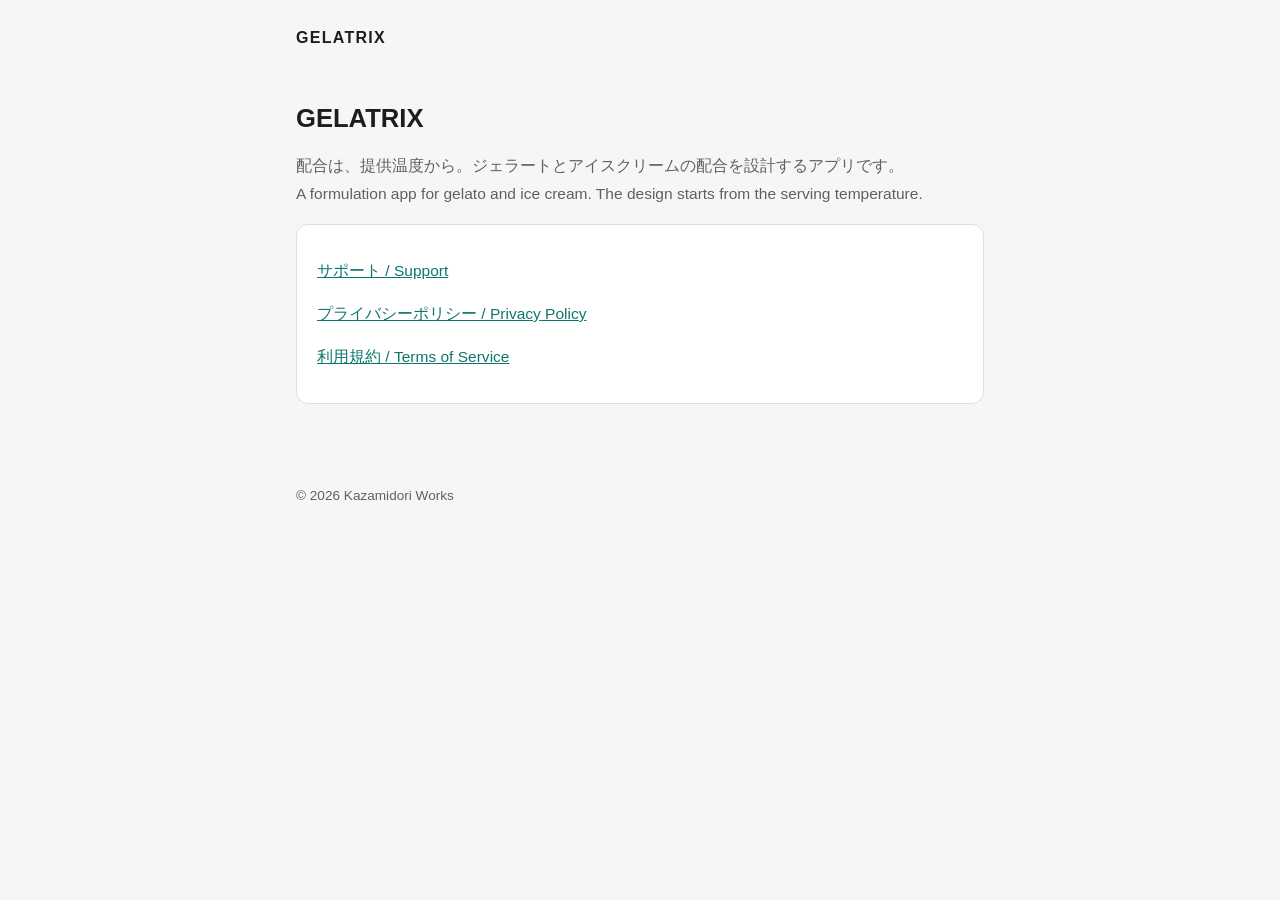
<file: index.html>
<!doctype html>
<html lang="ja">
<head>
<meta charset="utf-8">
<meta name="viewport" content="width=device-width, initial-scale=1">
<title>GELATRIX</title>
<link rel="stylesheet" href="style.css">
</head>
<body>
<header class="site"><a href="./">GELATRIX</a></header>
<main>
<h1>GELATRIX</h1>
<p class="lead">配合は、提供温度から。ジェラートとアイスクリームの配合を設計するアプリです。<br>
A formulation app for gelato and ice cream. The design starts from the serving temperature.</p>
<div class="card">
<p><a href="support/">サポート / Support</a></p>
<p><a href="privacy/">プライバシーポリシー / Privacy Policy</a></p>
<p><a href="terms/">利用規約 / Terms of Service</a></p>
</div>
</main>
<footer>© 2026 Kazamidori Works</footer>
</body>
</html>
</file>
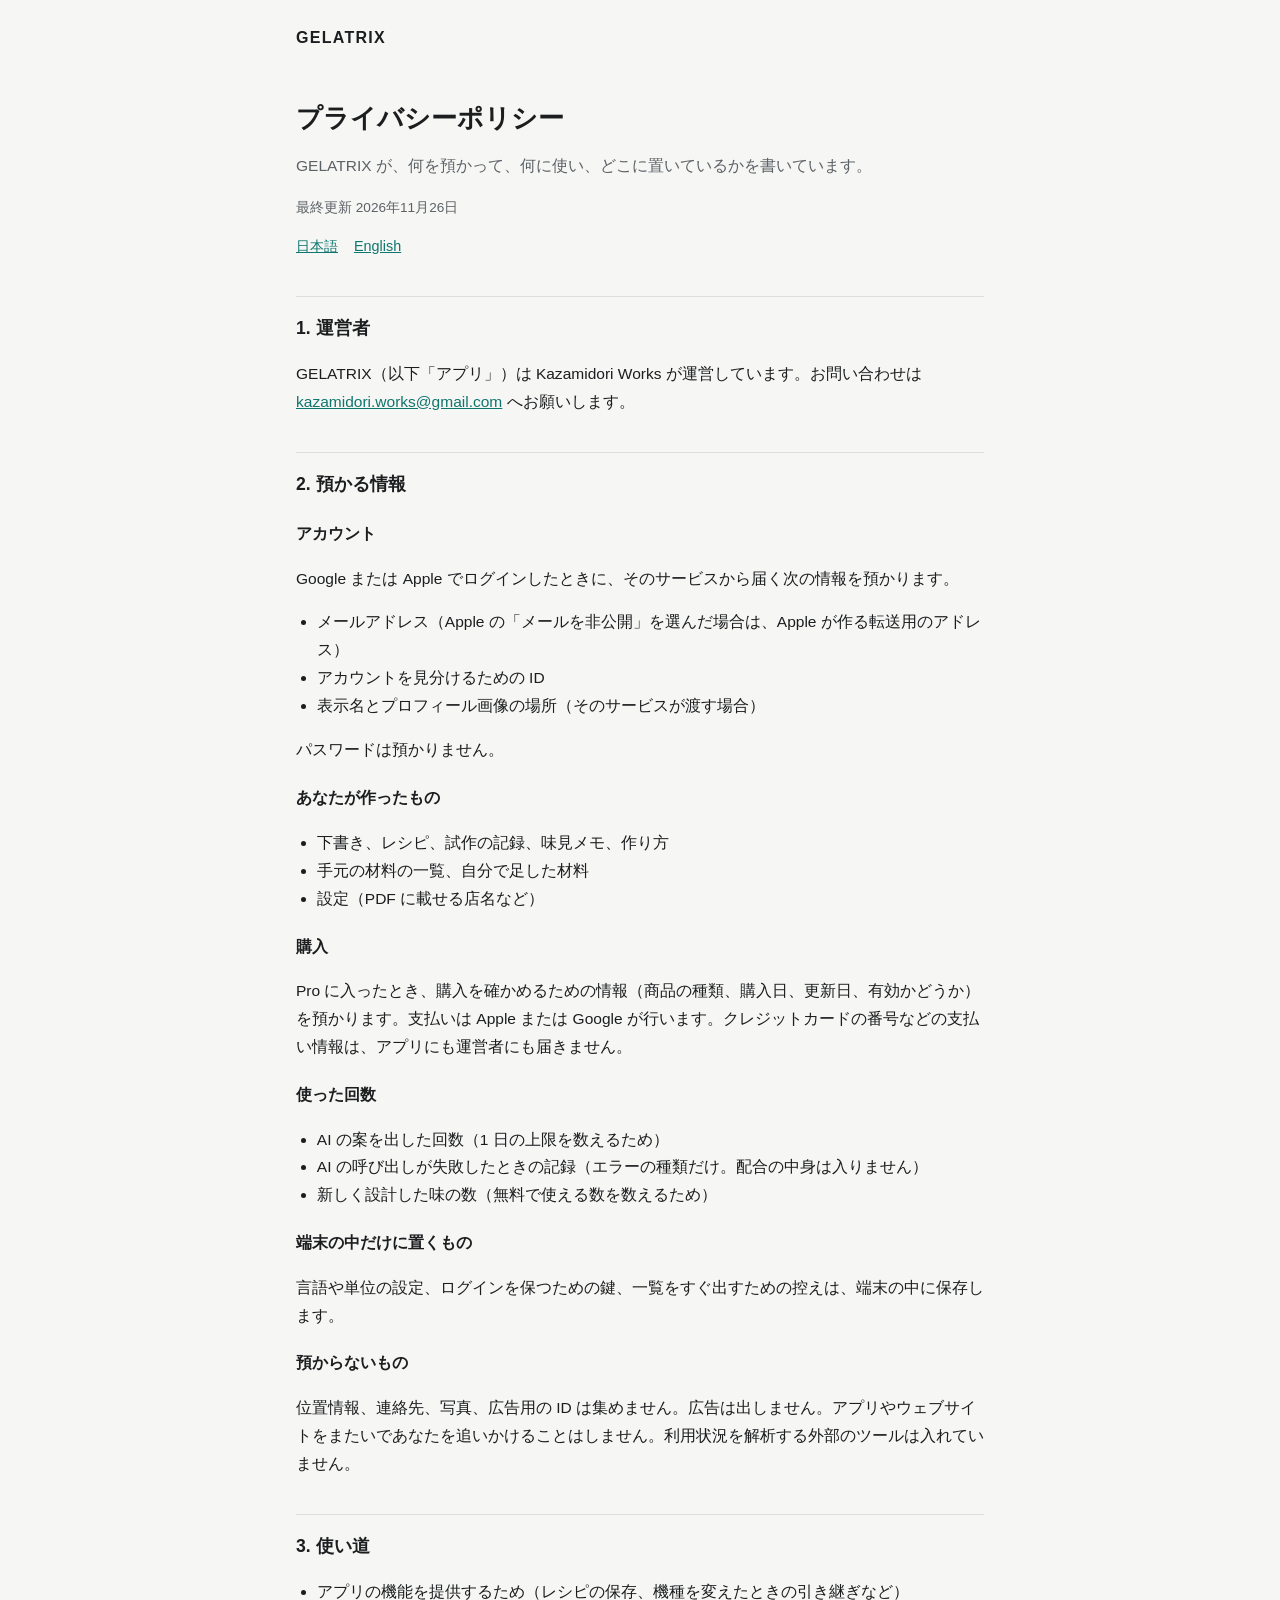
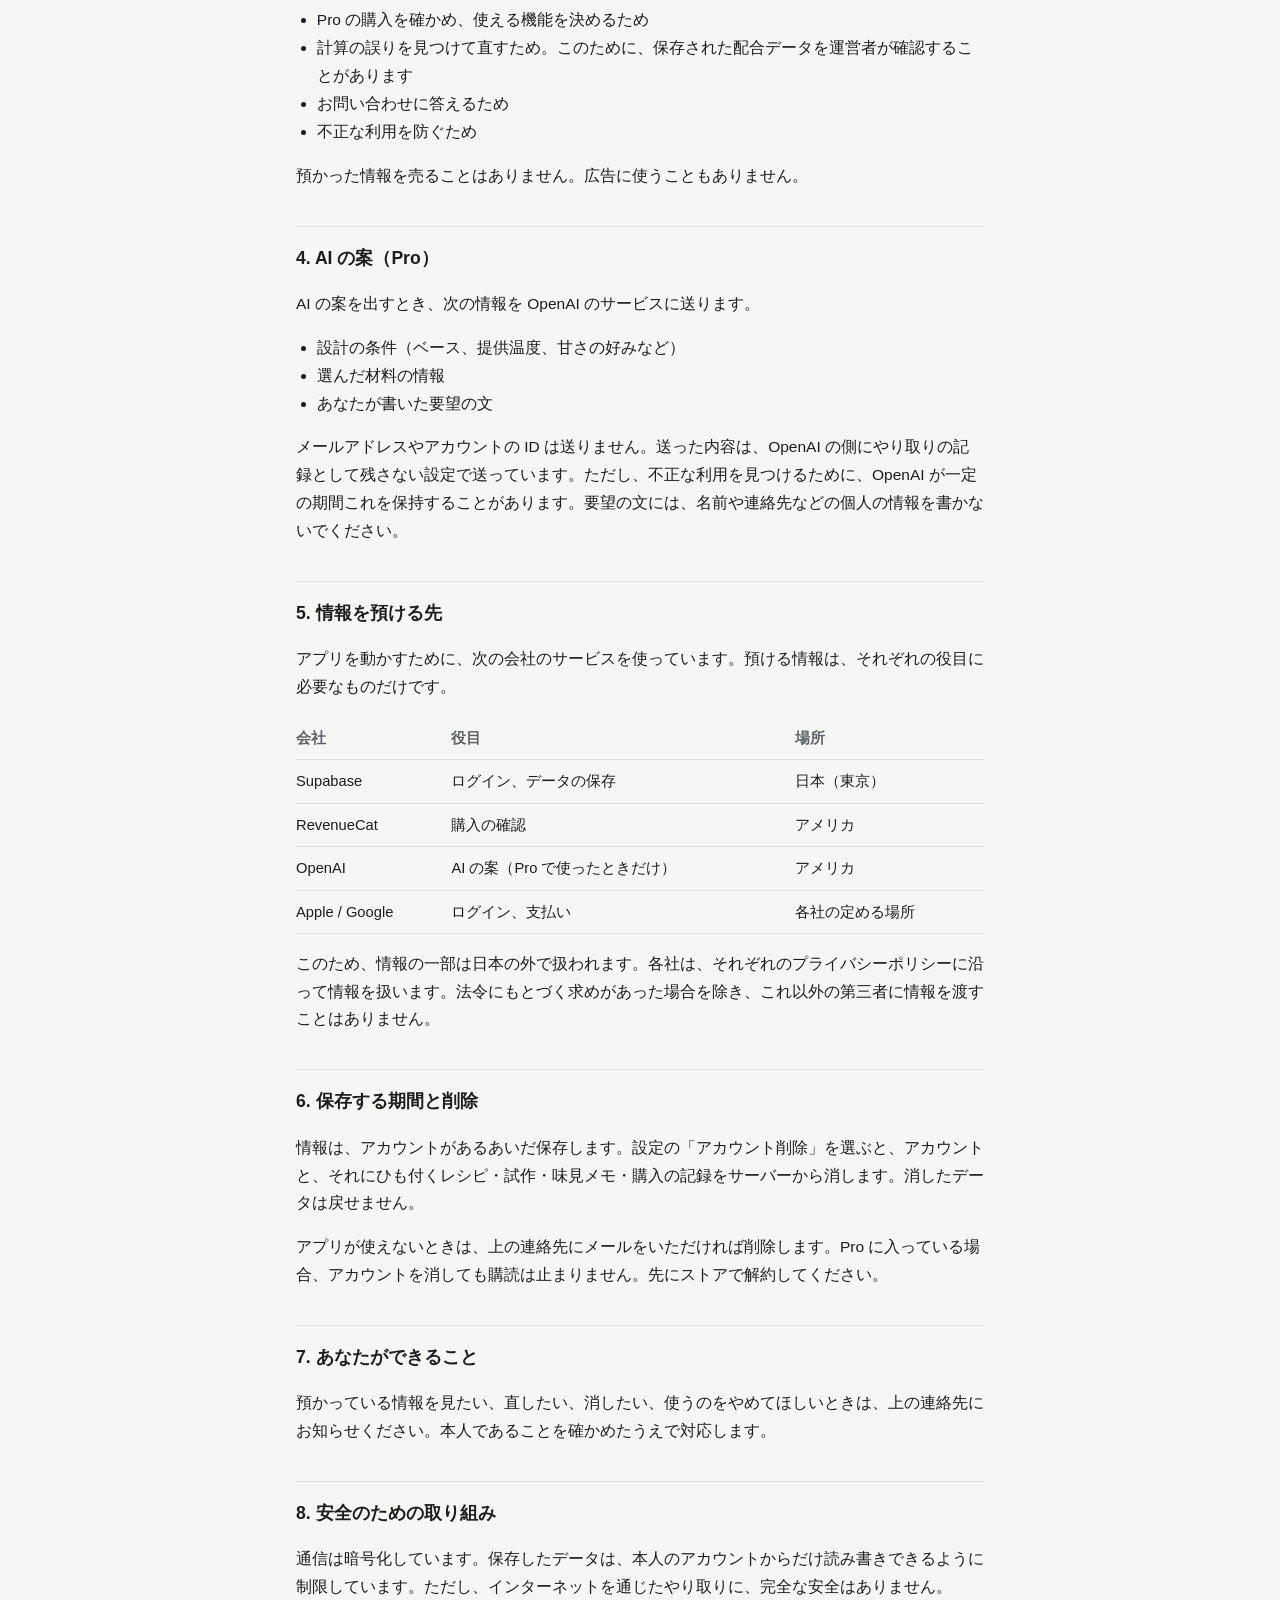
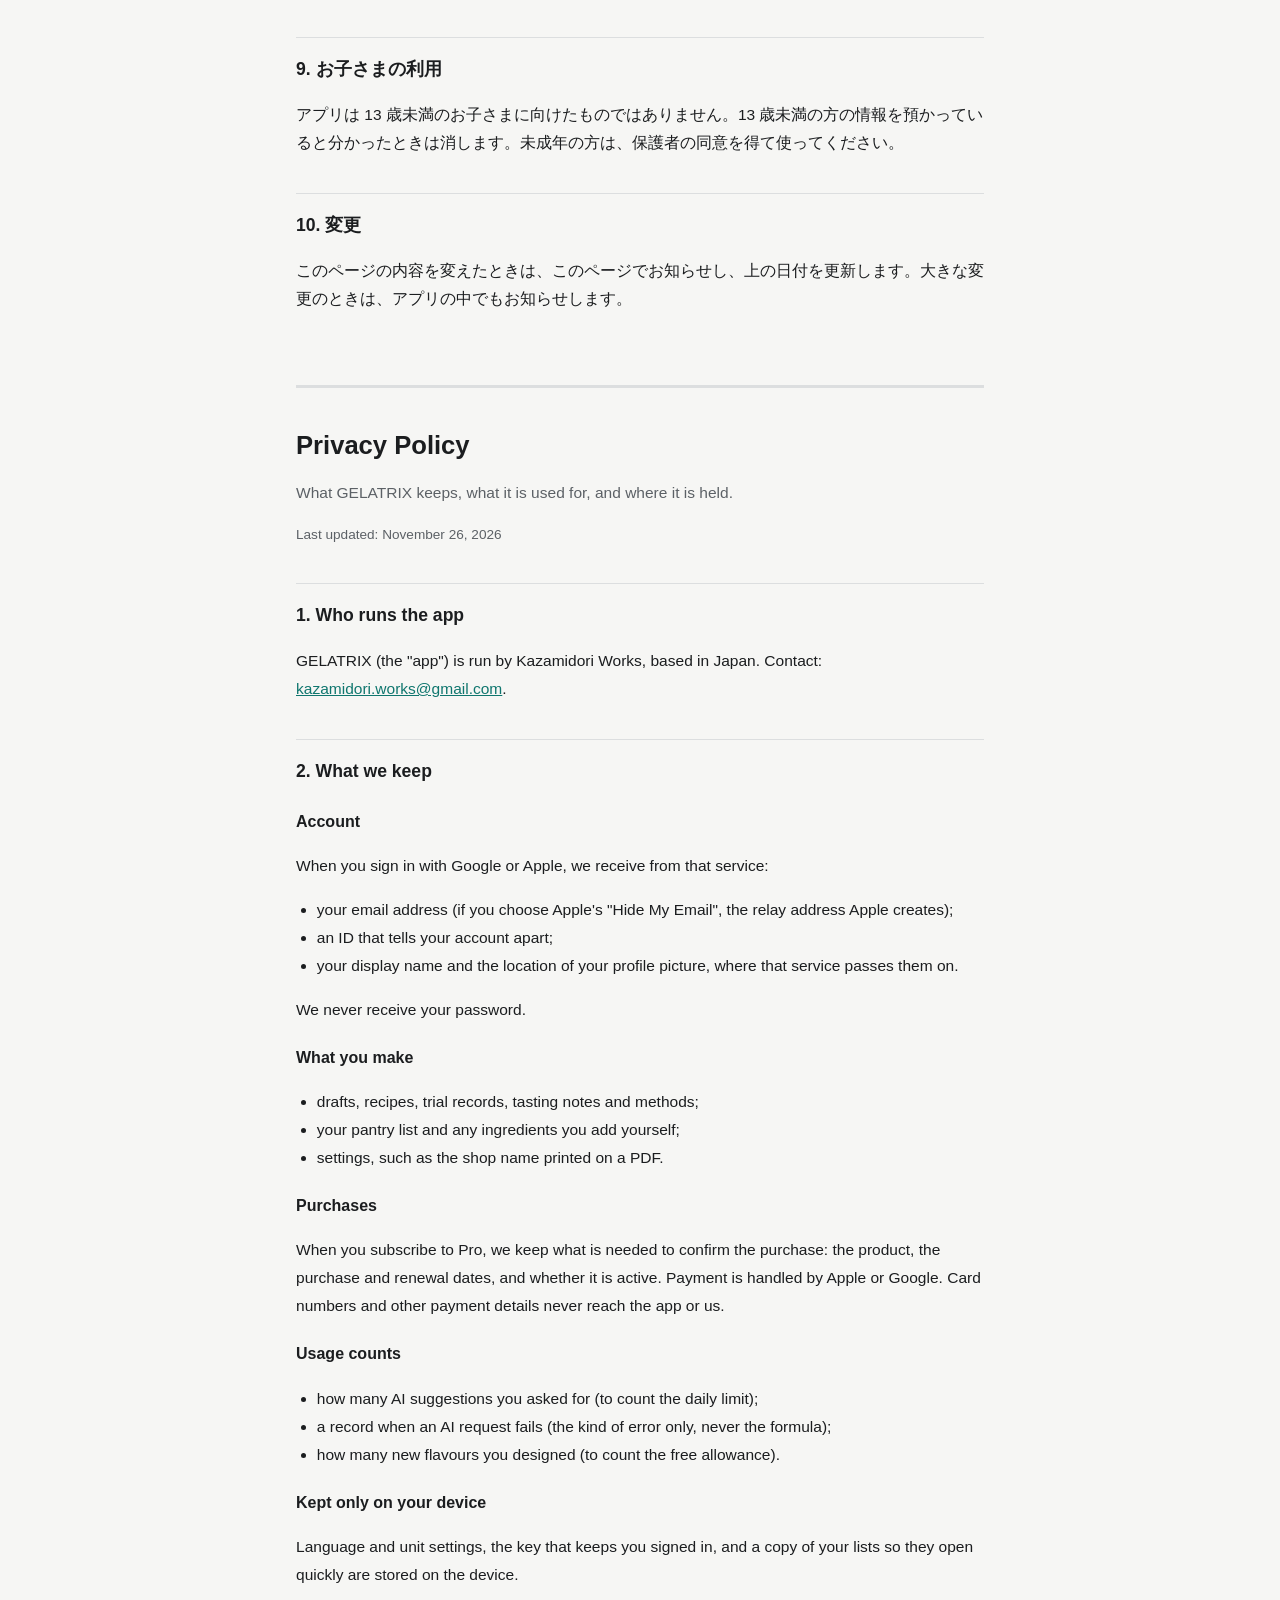
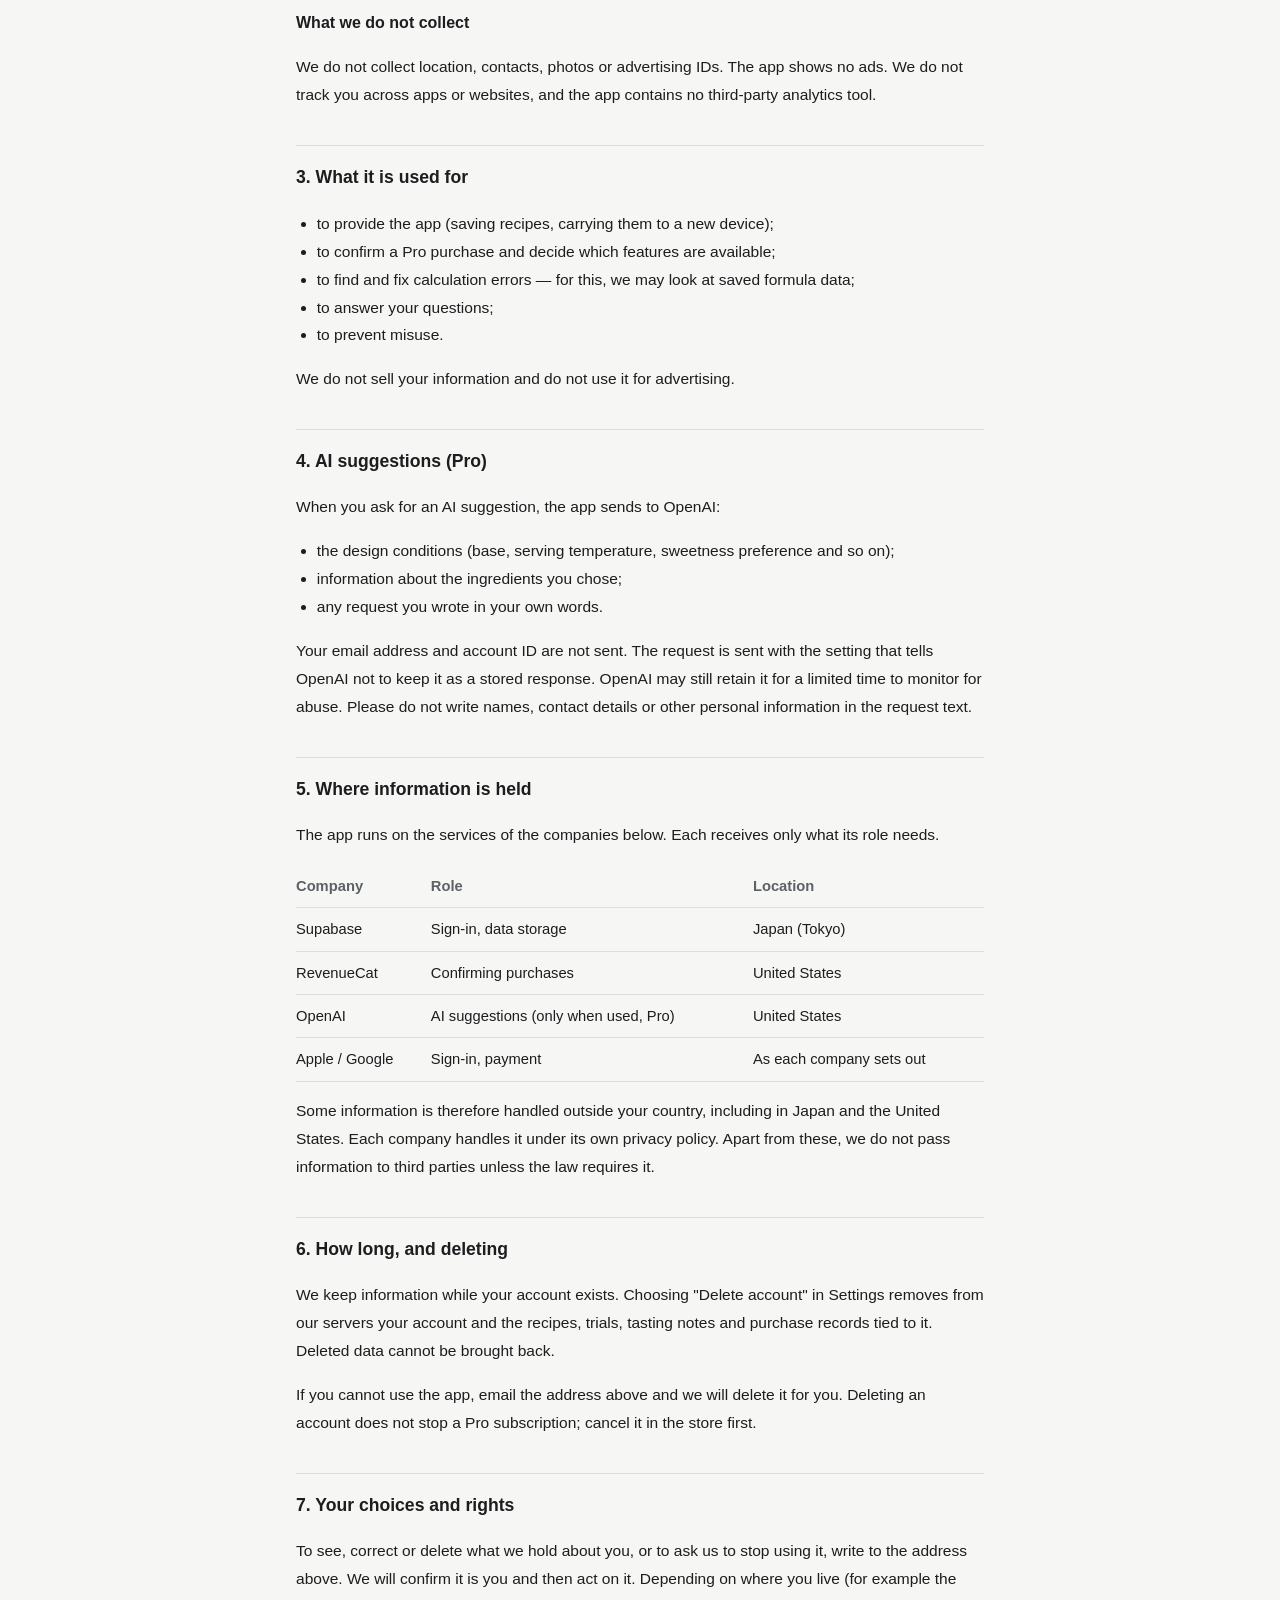
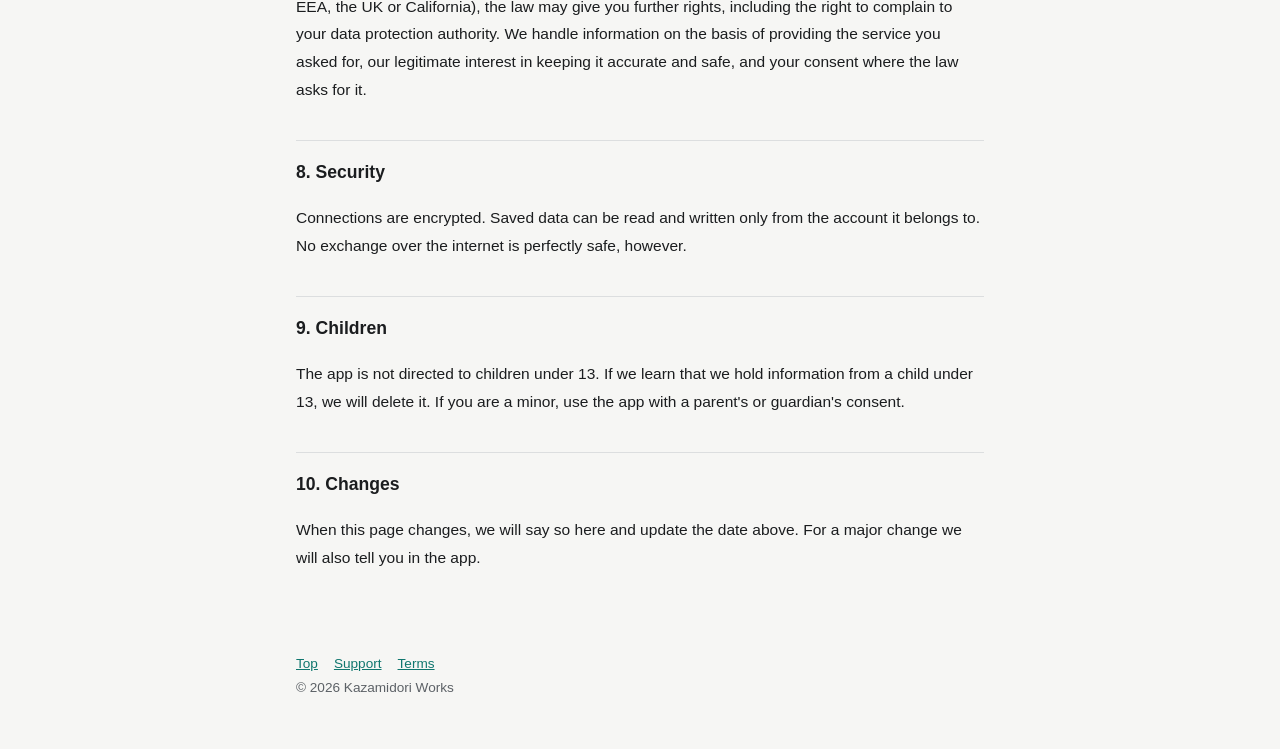
<file: privacy/index.html>
<!doctype html>
<html lang="ja">
<head>
<meta charset="utf-8">
<meta name="viewport" content="width=device-width, initial-scale=1">
<title>プライバシーポリシー / Privacy Policy | GELATRIX</title>
<link rel="stylesheet" href="../style.css">
</head>
<body>
<header class="site"><a href="../">GELATRIX</a></header>
<main>
<h1>プライバシーポリシー</h1>
<p class="lead">GELATRIX が、何を預かって、何に使い、どこに置いているかを書いています。</p>
<p class="updated">最終更新 2026年11月26日</p>
<p class="langs"><a href="#ja">日本語</a><a href="#en">English</a></p>

<section class="lang" id="ja" lang="ja">
<h2>1. 運営者</h2>
<p>GELATRIX（以下「アプリ」）は Kazamidori Works が運営しています。お問い合わせは <a href="mailto:kazamidori.works@gmail.com">kazamidori.works@gmail.com</a> へお願いします。</p>

<h2>2. 預かる情報</h2>
<h3>アカウント</h3>
<p>Google または Apple でログインしたときに、そのサービスから届く次の情報を預かります。</p>
<ul>
<li>メールアドレス（Apple の「メールを非公開」を選んだ場合は、Apple が作る転送用のアドレス）</li>
<li>アカウントを見分けるための ID</li>
<li>表示名とプロフィール画像の場所（そのサービスが渡す場合）</li>
</ul>
<p>パスワードは預かりません。</p>

<h3>あなたが作ったもの</h3>
<ul>
<li>下書き、レシピ、試作の記録、味見メモ、作り方</li>
<li>手元の材料の一覧、自分で足した材料</li>
<li>設定（PDF に載せる店名など）</li>
</ul>

<h3>購入</h3>
<p>Pro に入ったとき、購入を確かめるための情報（商品の種類、購入日、更新日、有効かどうか）を預かります。支払いは Apple または Google が行います。クレジットカードの番号などの支払い情報は、アプリにも運営者にも届きません。</p>

<h3>使った回数</h3>
<ul>
<li>AI の案を出した回数（1 日の上限を数えるため）</li>
<li>AI の呼び出しが失敗したときの記録（エラーの種類だけ。配合の中身は入りません）</li>
<li>新しく設計した味の数（無料で使える数を数えるため）</li>
</ul>

<h3>端末の中だけに置くもの</h3>
<p>言語や単位の設定、ログインを保つための鍵、一覧をすぐ出すための控えは、端末の中に保存します。</p>

<h3>預からないもの</h3>
<p>位置情報、連絡先、写真、広告用の ID は集めません。広告は出しません。アプリやウェブサイトをまたいであなたを追いかけることはしません。利用状況を解析する外部のツールは入れていません。</p>

<h2>3. 使い道</h2>
<ul>
<li>アプリの機能を提供するため（レシピの保存、機種を変えたときの引き継ぎなど）</li>
<li>Pro の購入を確かめ、使える機能を決めるため</li>
<li>計算の誤りを見つけて直すため。このために、保存された配合データを運営者が確認することがあります</li>
<li>お問い合わせに答えるため</li>
<li>不正な利用を防ぐため</li>
</ul>
<p>預かった情報を売ることはありません。広告に使うこともありません。</p>

<h2>4. AI の案（Pro）</h2>
<p>AI の案を出すとき、次の情報を OpenAI のサービスに送ります。</p>
<ul>
<li>設計の条件（ベース、提供温度、甘さの好みなど）</li>
<li>選んだ材料の情報</li>
<li>あなたが書いた要望の文</li>
</ul>
<p>メールアドレスやアカウントの ID は送りません。送った内容は、OpenAI の側にやり取りの記録として残さない設定で送っています。ただし、不正な利用を見つけるために、OpenAI が一定の期間これを保持することがあります。要望の文には、名前や連絡先などの個人の情報を書かないでください。</p>

<h2>5. 情報を預ける先</h2>
<p>アプリを動かすために、次の会社のサービスを使っています。預ける情報は、それぞれの役目に必要なものだけです。</p>
<table>
<tr><th>会社</th><th>役目</th><th>場所</th></tr>
<tr><td>Supabase</td><td>ログイン、データの保存</td><td>日本（東京）</td></tr>
<tr><td>RevenueCat</td><td>購入の確認</td><td>アメリカ</td></tr>
<tr><td>OpenAI</td><td>AI の案（Pro で使ったときだけ）</td><td>アメリカ</td></tr>
<tr><td>Apple / Google</td><td>ログイン、支払い</td><td>各社の定める場所</td></tr>
</table>
<p>このため、情報の一部は日本の外で扱われます。各社は、それぞれのプライバシーポリシーに沿って情報を扱います。法令にもとづく求めがあった場合を除き、これ以外の第三者に情報を渡すことはありません。</p>

<h2>6. 保存する期間と削除</h2>
<p>情報は、アカウントがあるあいだ保存します。設定の「アカウント削除」を選ぶと、アカウントと、それにひも付くレシピ・試作・味見メモ・購入の記録をサーバーから消します。消したデータは戻せません。</p>
<p>アプリが使えないときは、上の連絡先にメールをいただければ削除します。Pro に入っている場合、アカウントを消しても購読は止まりません。先にストアで解約してください。</p>

<h2>7. あなたができること</h2>
<p>預かっている情報を見たい、直したい、消したい、使うのをやめてほしいときは、上の連絡先にお知らせください。本人であることを確かめたうえで対応します。</p>

<h2>8. 安全のための取り組み</h2>
<p>通信は暗号化しています。保存したデータは、本人のアカウントからだけ読み書きできるように制限しています。ただし、インターネットを通じたやり取りに、完全な安全はありません。</p>

<h2>9. お子さまの利用</h2>
<p>アプリは 13 歳未満のお子さまに向けたものではありません。13 歳未満の方の情報を預かっていると分かったときは消します。未成年の方は、保護者の同意を得て使ってください。</p>

<h2>10. 変更</h2>
<p>このページの内容を変えたときは、このページでお知らせし、上の日付を更新します。大きな変更のときは、アプリの中でもお知らせします。</p>
</section>

<section class="lang" id="en" lang="en">
<h1>Privacy Policy</h1>
<p class="lead">What GELATRIX keeps, what it is used for, and where it is held.</p>
<p class="updated">Last updated: November 26, 2026</p>

<h2>1. Who runs the app</h2>
<p>GELATRIX (the "app") is run by Kazamidori Works, based in Japan. Contact: <a href="mailto:kazamidori.works@gmail.com">kazamidori.works@gmail.com</a>.</p>

<h2>2. What we keep</h2>
<h3>Account</h3>
<p>When you sign in with Google or Apple, we receive from that service:</p>
<ul>
<li>your email address (if you choose Apple's "Hide My Email", the relay address Apple creates);</li>
<li>an ID that tells your account apart;</li>
<li>your display name and the location of your profile picture, where that service passes them on.</li>
</ul>
<p>We never receive your password.</p>

<h3>What you make</h3>
<ul>
<li>drafts, recipes, trial records, tasting notes and methods;</li>
<li>your pantry list and any ingredients you add yourself;</li>
<li>settings, such as the shop name printed on a PDF.</li>
</ul>

<h3>Purchases</h3>
<p>When you subscribe to Pro, we keep what is needed to confirm the purchase: the product, the purchase and renewal dates, and whether it is active. Payment is handled by Apple or Google. Card numbers and other payment details never reach the app or us.</p>

<h3>Usage counts</h3>
<ul>
<li>how many AI suggestions you asked for (to count the daily limit);</li>
<li>a record when an AI request fails (the kind of error only, never the formula);</li>
<li>how many new flavours you designed (to count the free allowance).</li>
</ul>

<h3>Kept only on your device</h3>
<p>Language and unit settings, the key that keeps you signed in, and a copy of your lists so they open quickly are stored on the device.</p>

<h3>What we do not collect</h3>
<p>We do not collect location, contacts, photos or advertising IDs. The app shows no ads. We do not track you across apps or websites, and the app contains no third-party analytics tool.</p>

<h2>3. What it is used for</h2>
<ul>
<li>to provide the app (saving recipes, carrying them to a new device);</li>
<li>to confirm a Pro purchase and decide which features are available;</li>
<li>to find and fix calculation errors — for this, we may look at saved formula data;</li>
<li>to answer your questions;</li>
<li>to prevent misuse.</li>
</ul>
<p>We do not sell your information and do not use it for advertising.</p>

<h2>4. AI suggestions (Pro)</h2>
<p>When you ask for an AI suggestion, the app sends to OpenAI:</p>
<ul>
<li>the design conditions (base, serving temperature, sweetness preference and so on);</li>
<li>information about the ingredients you chose;</li>
<li>any request you wrote in your own words.</li>
</ul>
<p>Your email address and account ID are not sent. The request is sent with the setting that tells OpenAI not to keep it as a stored response. OpenAI may still retain it for a limited time to monitor for abuse. Please do not write names, contact details or other personal information in the request text.</p>

<h2>5. Where information is held</h2>
<p>The app runs on the services of the companies below. Each receives only what its role needs.</p>
<table>
<tr><th>Company</th><th>Role</th><th>Location</th></tr>
<tr><td>Supabase</td><td>Sign-in, data storage</td><td>Japan (Tokyo)</td></tr>
<tr><td>RevenueCat</td><td>Confirming purchases</td><td>United States</td></tr>
<tr><td>OpenAI</td><td>AI suggestions (only when used, Pro)</td><td>United States</td></tr>
<tr><td>Apple / Google</td><td>Sign-in, payment</td><td>As each company sets out</td></tr>
</table>
<p>Some information is therefore handled outside your country, including in Japan and the United States. Each company handles it under its own privacy policy. Apart from these, we do not pass information to third parties unless the law requires it.</p>

<h2>6. How long, and deleting</h2>
<p>We keep information while your account exists. Choosing "Delete account" in Settings removes from our servers your account and the recipes, trials, tasting notes and purchase records tied to it. Deleted data cannot be brought back.</p>
<p>If you cannot use the app, email the address above and we will delete it for you. Deleting an account does not stop a Pro subscription; cancel it in the store first.</p>

<h2>7. Your choices and rights</h2>
<p>To see, correct or delete what we hold about you, or to ask us to stop using it, write to the address above. We will confirm it is you and then act on it. Depending on where you live (for example the EEA, the UK or California), the law may give you further rights, including the right to complain to your data protection authority. We handle information on the basis of providing the service you asked for, our legitimate interest in keeping it accurate and safe, and your consent where the law asks for it.</p>

<h2>8. Security</h2>
<p>Connections are encrypted. Saved data can be read and written only from the account it belongs to. No exchange over the internet is perfectly safe, however.</p>

<h2>9. Children</h2>
<p>The app is not directed to children under 13. If we learn that we hold information from a child under 13, we will delete it. If you are a minor, use the app with a parent's or guardian's consent.</p>

<h2>10. Changes</h2>
<p>When this page changes, we will say so here and update the date above. For a major change we will also tell you in the app.</p>
</section>
</main>
<footer><a href="../">Top</a><a href="../support/">Support</a><a href="../terms/">Terms</a><br>© 2026 Kazamidori Works</footer>
</body>
</html>
</file>
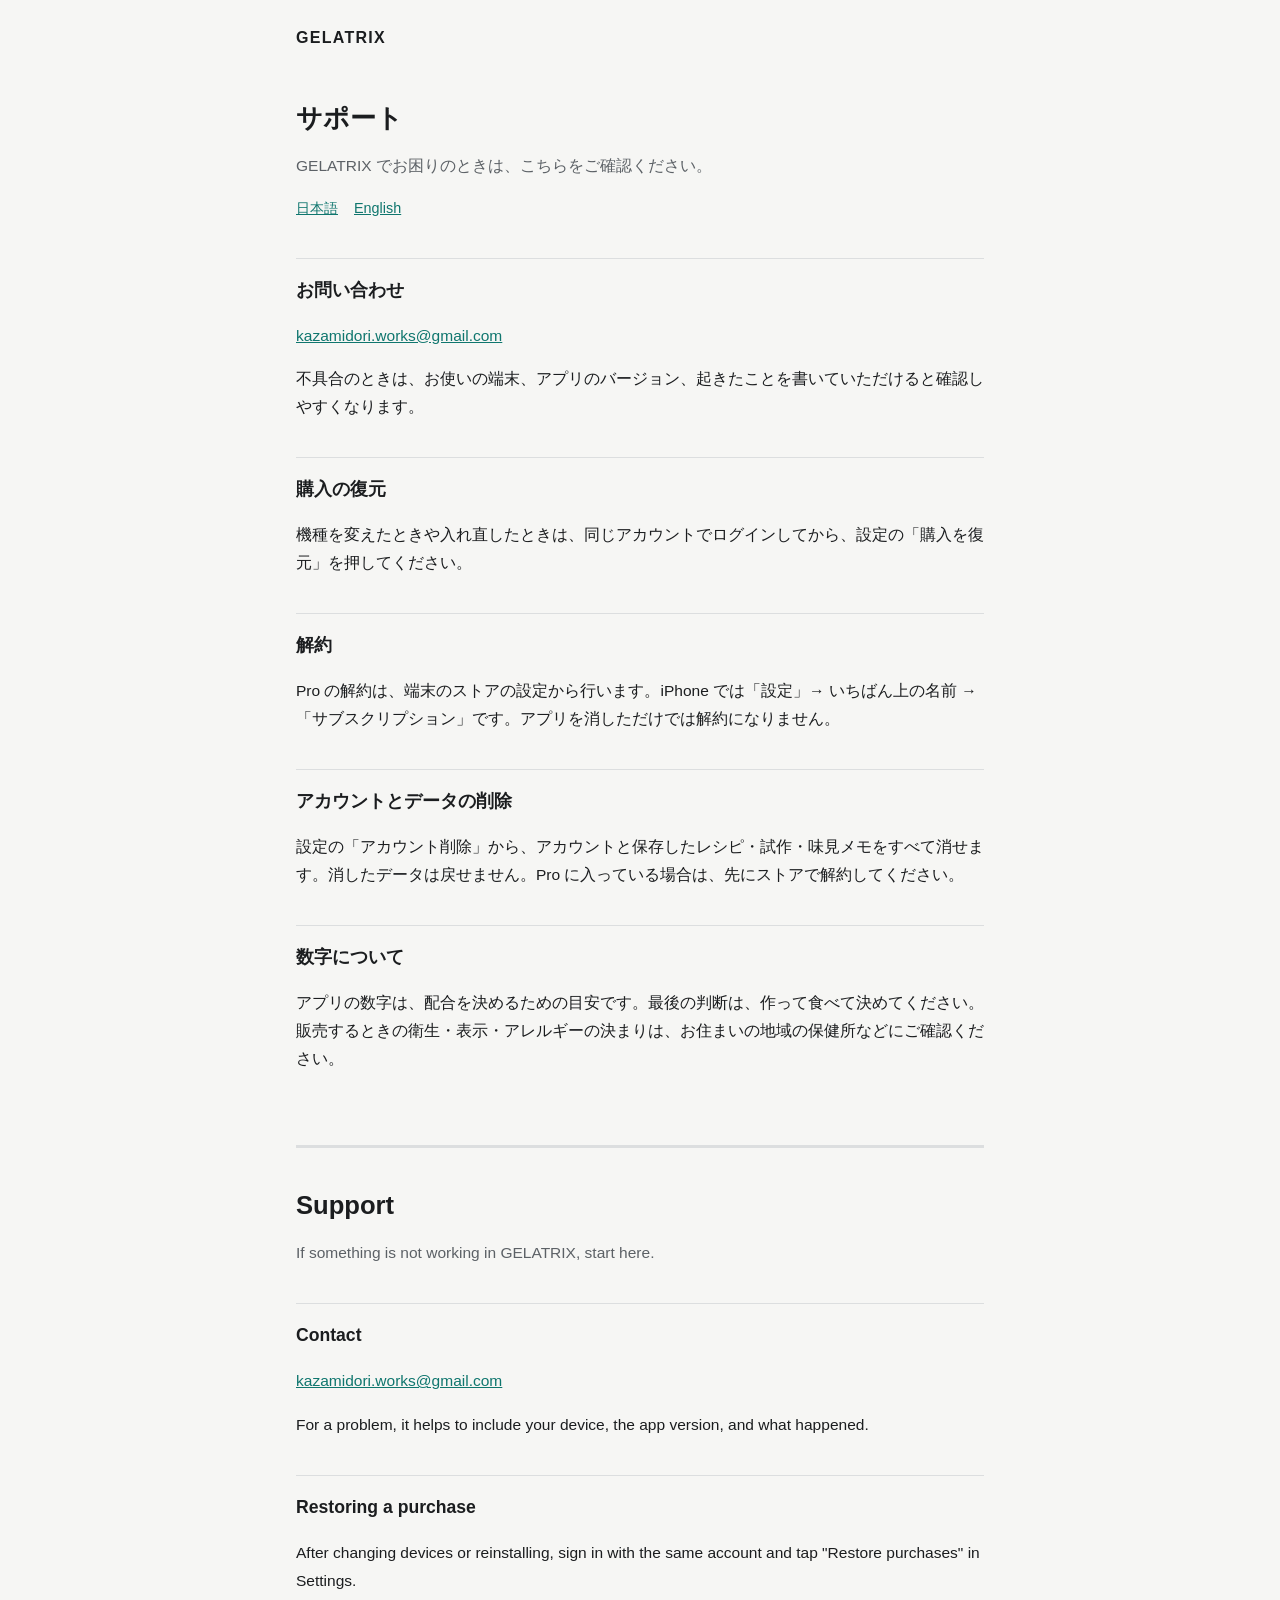
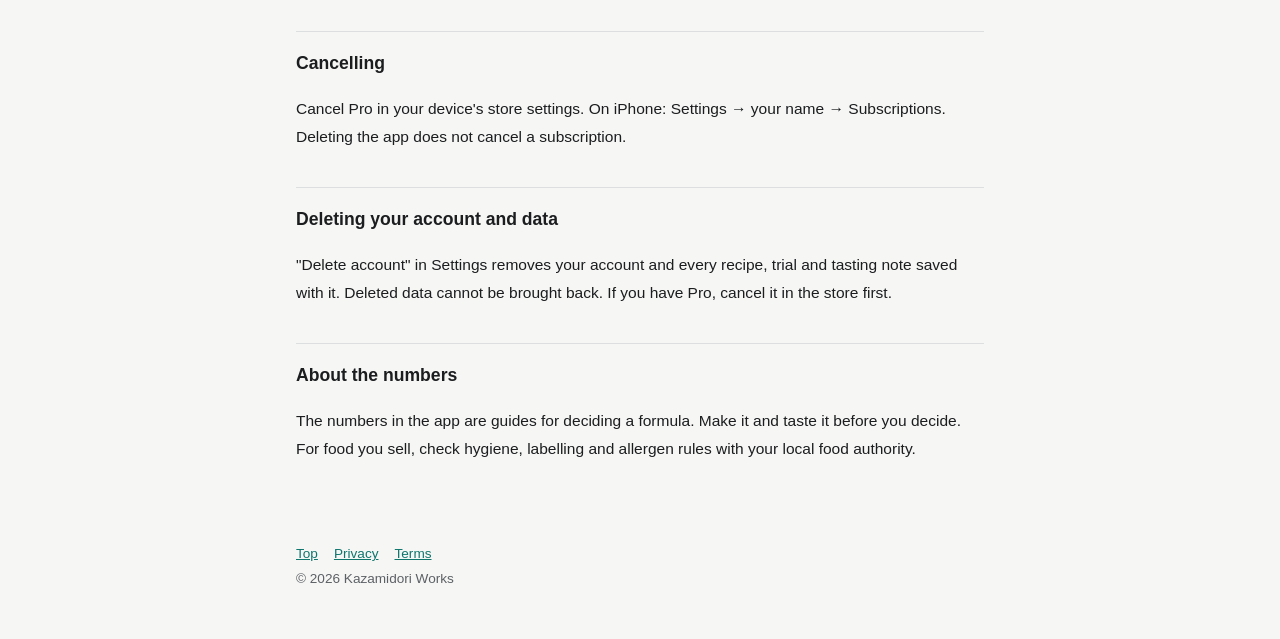
<file: support/index.html>
<!doctype html>
<html lang="ja">
<head>
<meta charset="utf-8">
<meta name="viewport" content="width=device-width, initial-scale=1">
<title>サポート / Support | GELATRIX</title>
<link rel="stylesheet" href="../style.css">
</head>
<body>
<header class="site"><a href="../">GELATRIX</a></header>
<main>
<h1>サポート</h1>
<p class="lead">GELATRIX でお困りのときは、こちらをご確認ください。</p>
<p class="langs"><a href="#ja">日本語</a><a href="#en">English</a></p>

<section class="lang" id="ja" lang="ja">
<h2>お問い合わせ</h2>
<p><a href="mailto:kazamidori.works@gmail.com">kazamidori.works@gmail.com</a></p>
<p>不具合のときは、お使いの端末、アプリのバージョン、起きたことを書いていただけると確認しやすくなります。</p>

<h2>購入の復元</h2>
<p>機種を変えたときや入れ直したときは、同じアカウントでログインしてから、設定の「購入を復元」を押してください。</p>

<h2>解約</h2>
<p>Pro の解約は、端末のストアの設定から行います。iPhone では「設定」→ いちばん上の名前 →「サブスクリプション」です。アプリを消しただけでは解約になりません。</p>

<h2>アカウントとデータの削除</h2>
<p>設定の「アカウント削除」から、アカウントと保存したレシピ・試作・味見メモをすべて消せます。消したデータは戻せません。Pro に入っている場合は、先にストアで解約してください。</p>

<h2>数字について</h2>
<p>アプリの数字は、配合を決めるための目安です。最後の判断は、作って食べて決めてください。販売するときの衛生・表示・アレルギーの決まりは、お住まいの地域の保健所などにご確認ください。</p>
</section>

<section class="lang" id="en" lang="en">
<h1>Support</h1>
<p class="lead">If something is not working in GELATRIX, start here.</p>

<h2>Contact</h2>
<p><a href="mailto:kazamidori.works@gmail.com">kazamidori.works@gmail.com</a></p>
<p>For a problem, it helps to include your device, the app version, and what happened.</p>

<h2>Restoring a purchase</h2>
<p>After changing devices or reinstalling, sign in with the same account and tap "Restore purchases" in Settings.</p>

<h2>Cancelling</h2>
<p>Cancel Pro in your device's store settings. On iPhone: Settings → your name → Subscriptions. Deleting the app does not cancel a subscription.</p>

<h2>Deleting your account and data</h2>
<p>"Delete account" in Settings removes your account and every recipe, trial and tasting note saved with it. Deleted data cannot be brought back. If you have Pro, cancel it in the store first.</p>

<h2>About the numbers</h2>
<p>The numbers in the app are guides for deciding a formula. Make it and taste it before you decide. For food you sell, check hygiene, labelling and allergen rules with your local food authority.</p>
</section>
</main>
<footer><a href="../">Top</a><a href="../privacy/">Privacy</a><a href="../terms/">Terms</a><br>© 2026 Kazamidori Works</footer>
</body>
</html>
</file>
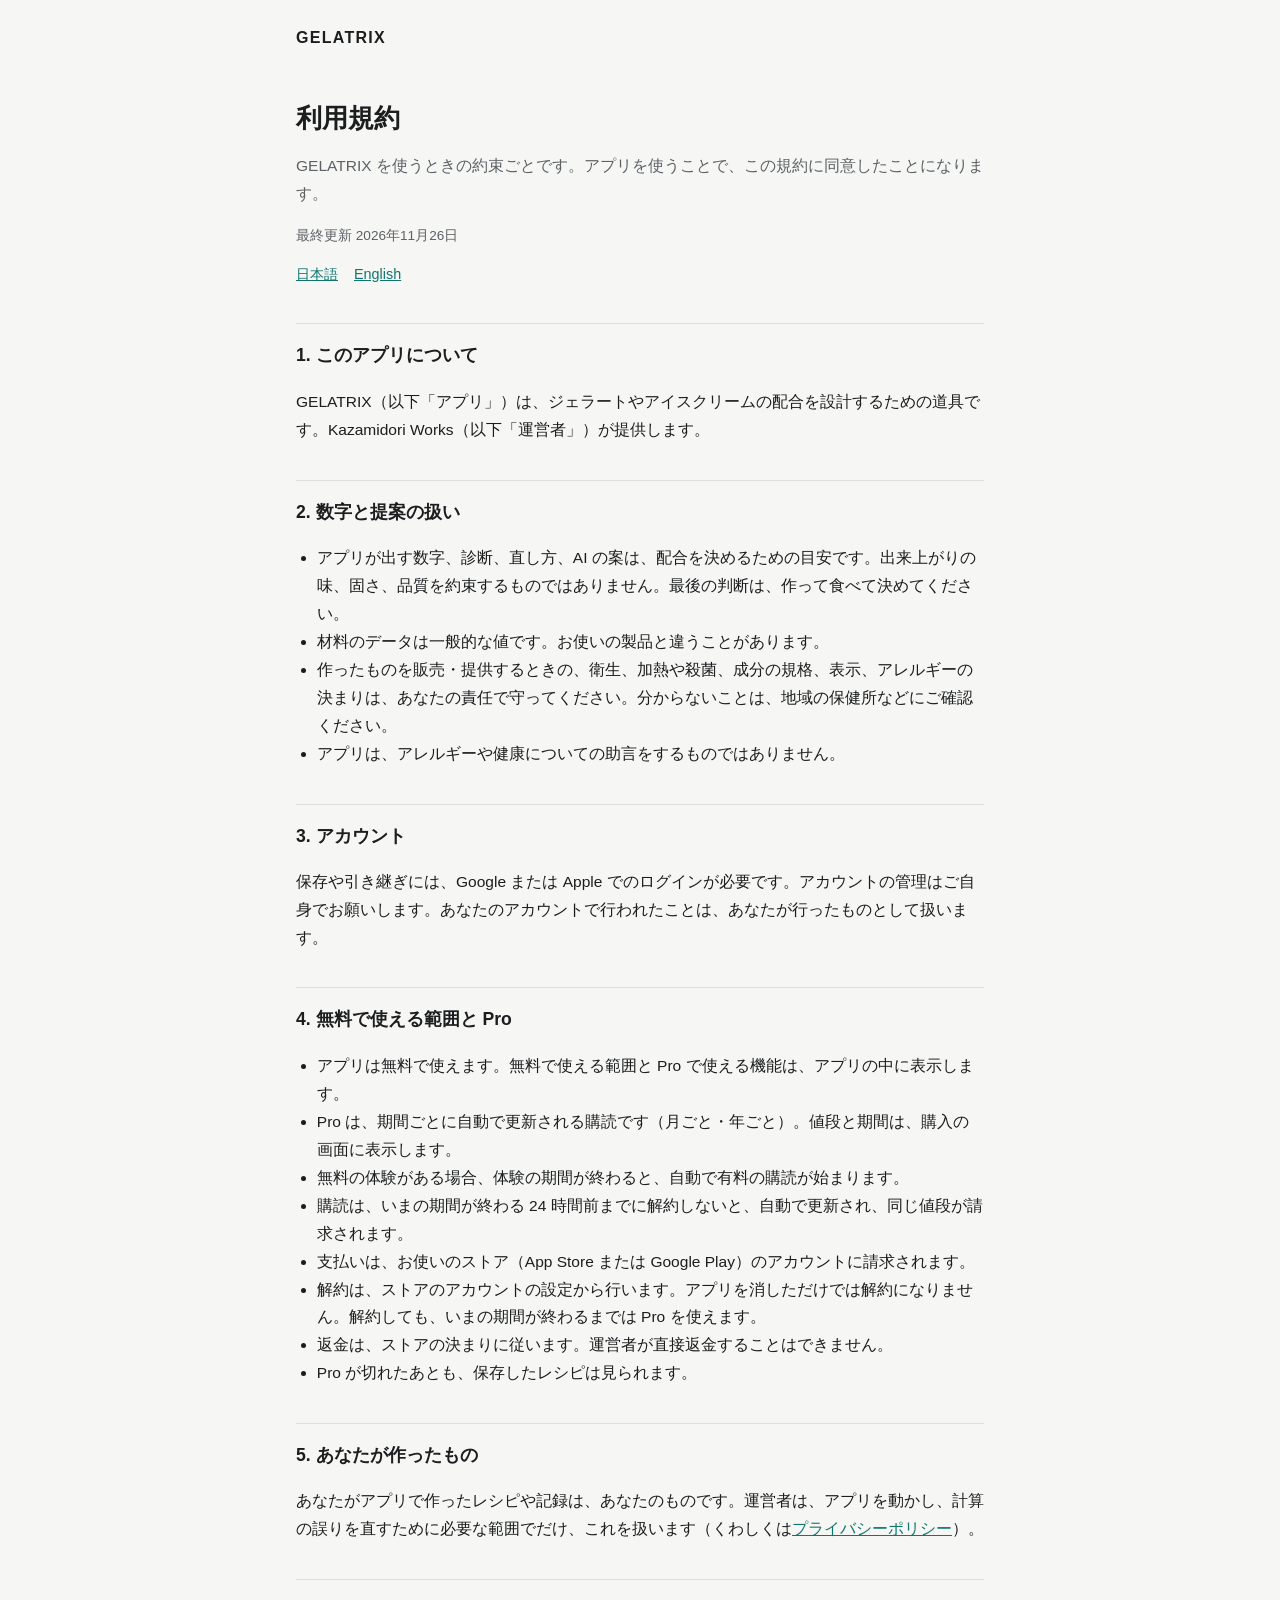
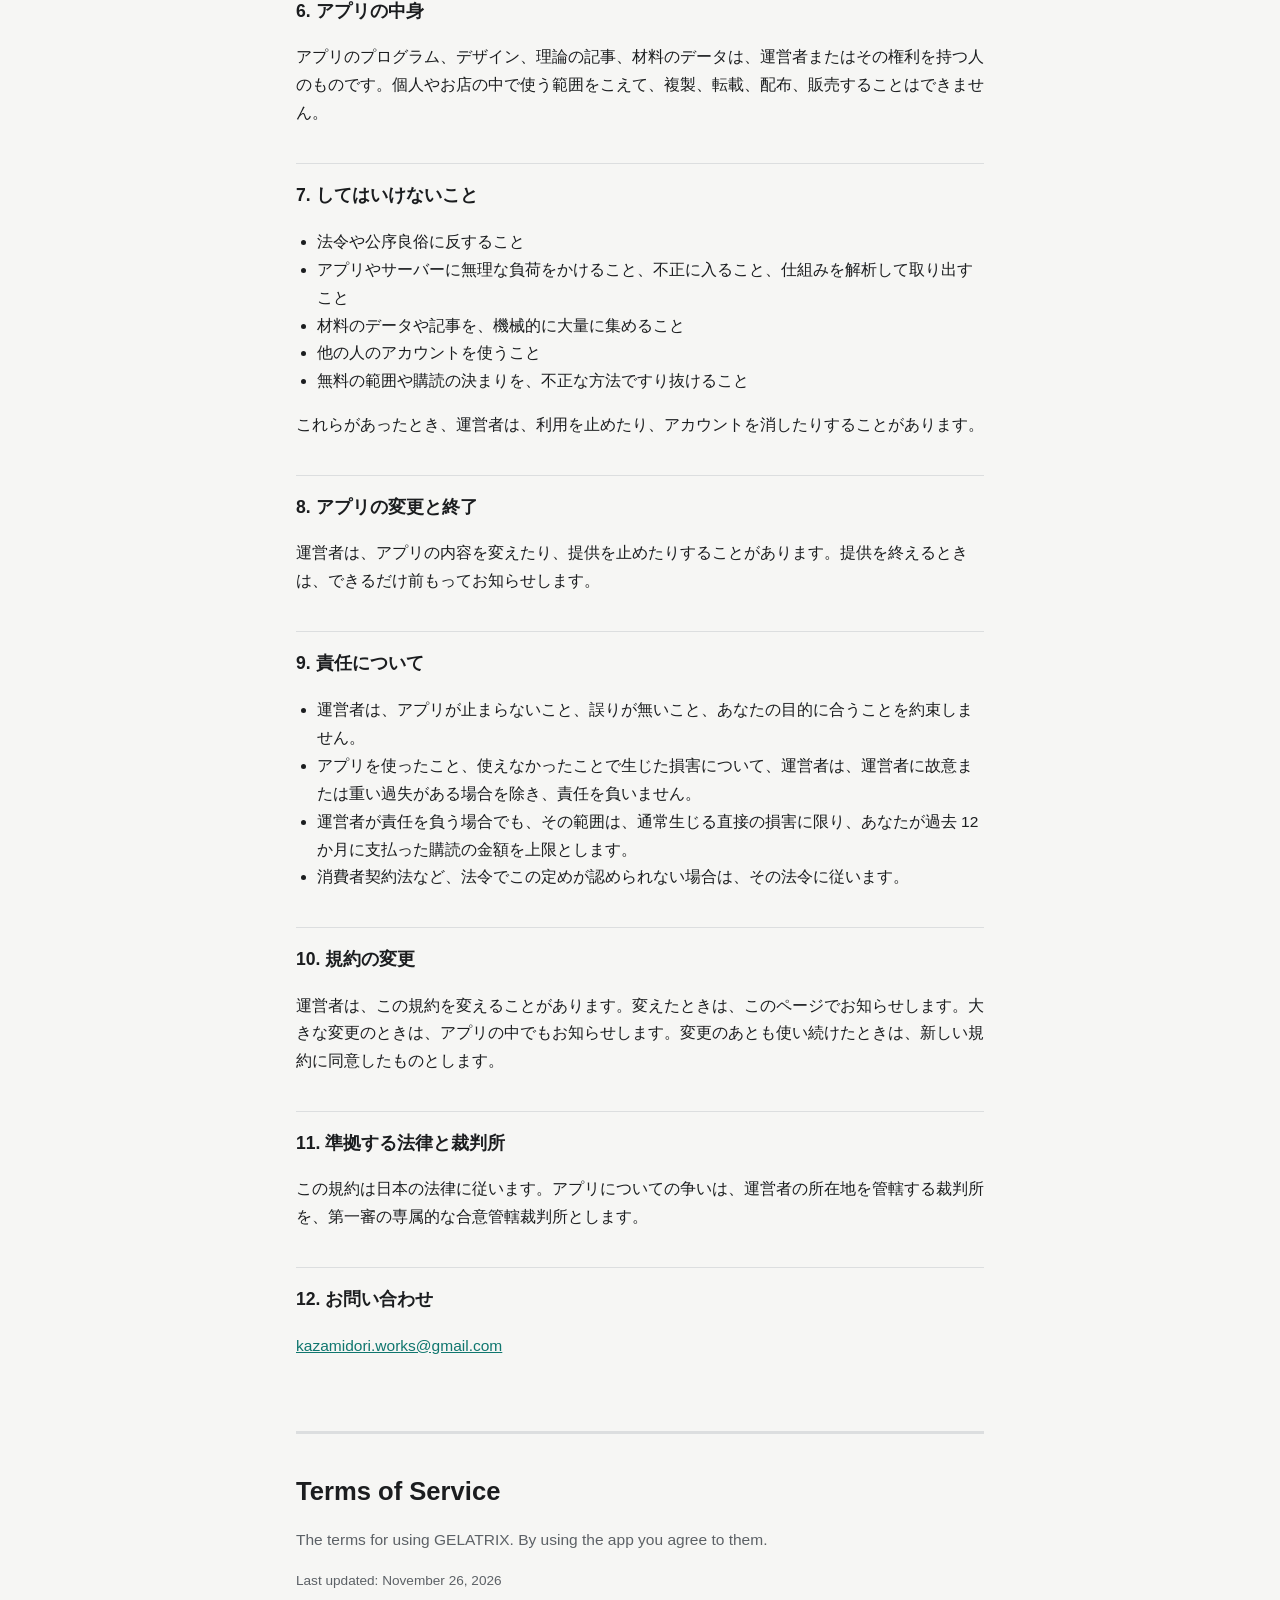
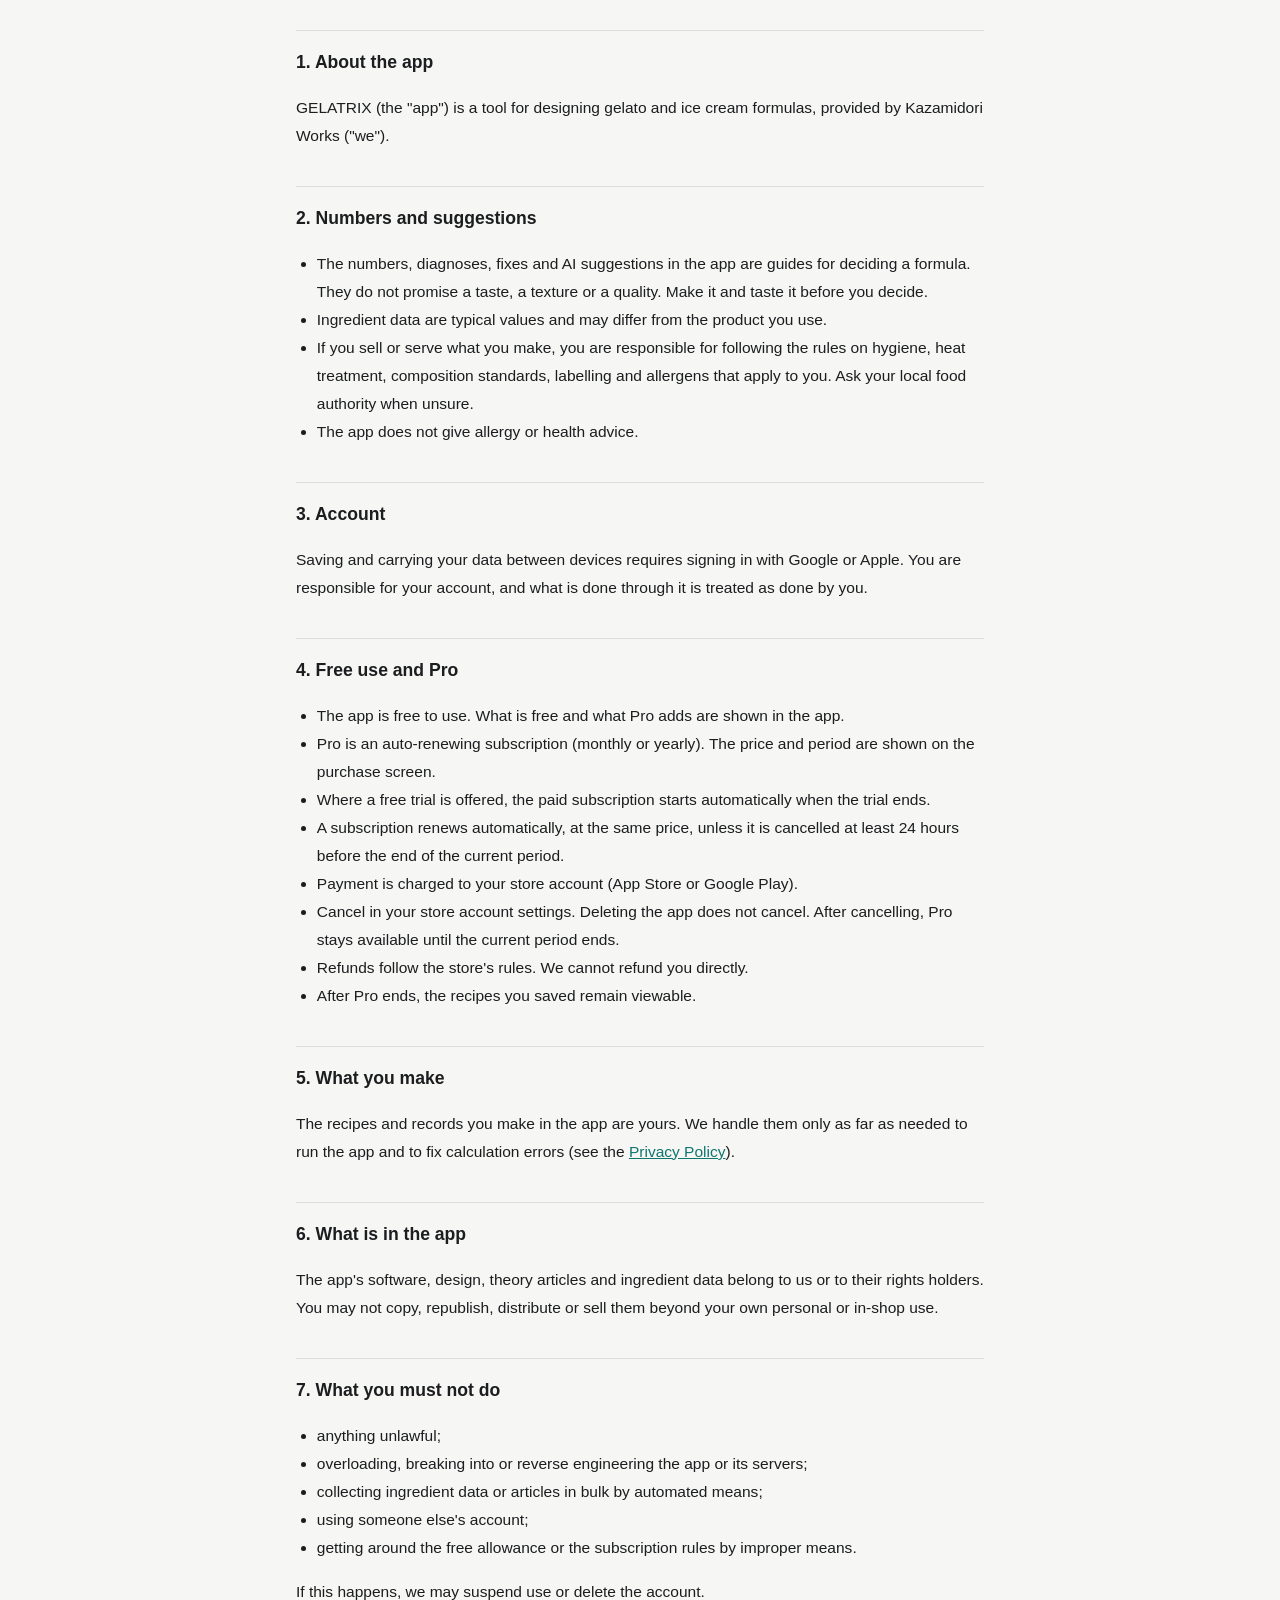
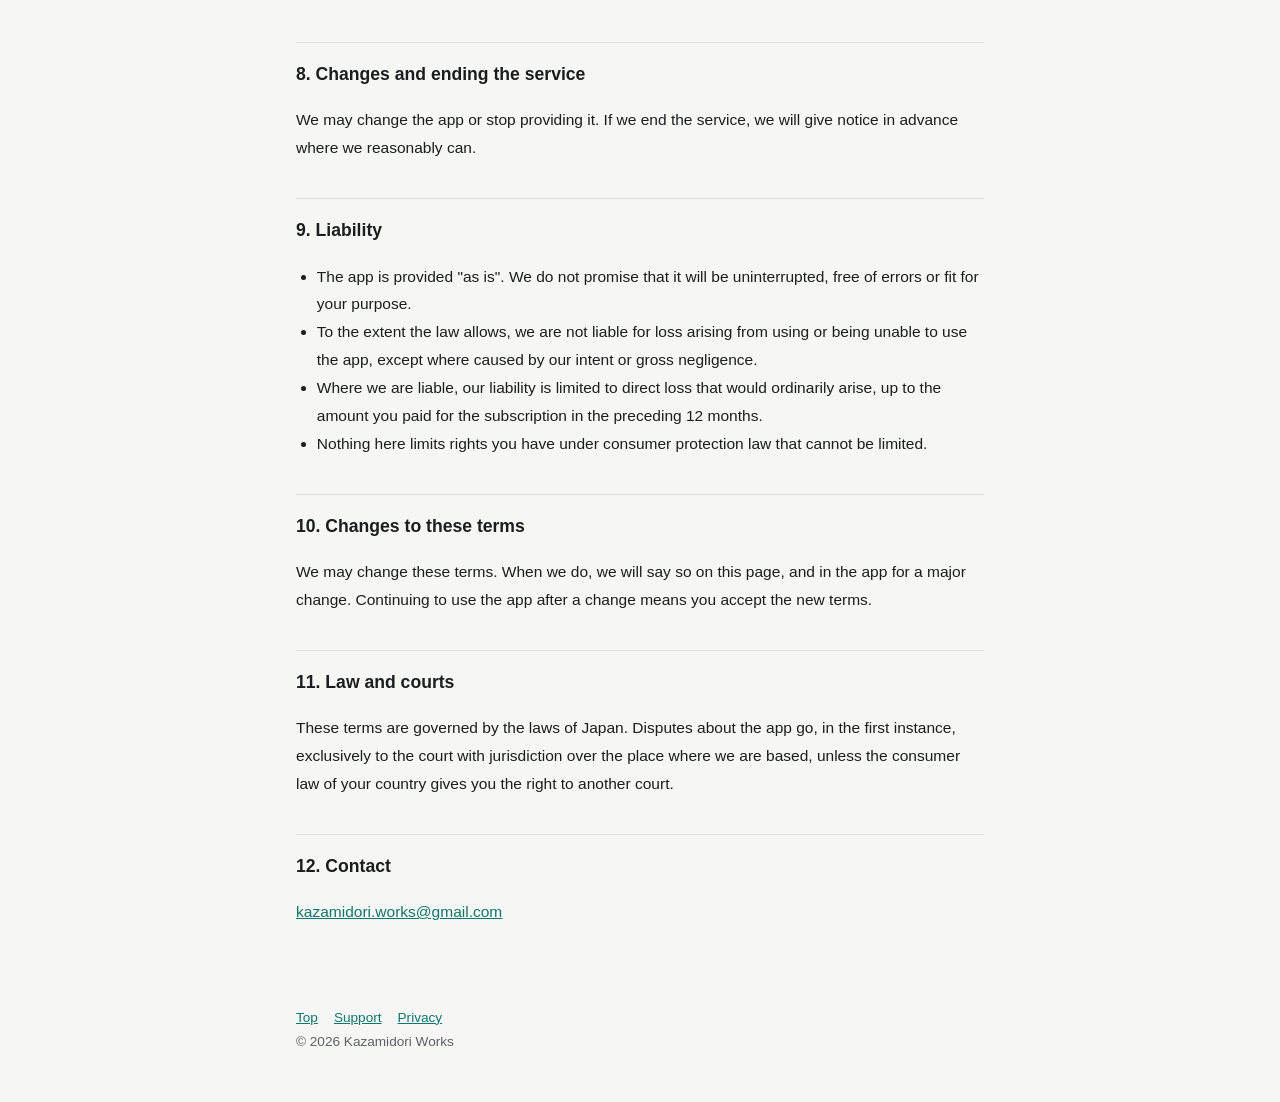
<file: terms/index.html>
<!doctype html>
<html lang="ja">
<head>
<meta charset="utf-8">
<meta name="viewport" content="width=device-width, initial-scale=1">
<title>利用規約 / Terms of Service | GELATRIX</title>
<link rel="stylesheet" href="../style.css">
</head>
<body>
<header class="site"><a href="../">GELATRIX</a></header>
<main>
<h1>利用規約</h1>
<p class="lead">GELATRIX を使うときの約束ごとです。アプリを使うことで、この規約に同意したことになります。</p>
<p class="updated">最終更新 2026年11月26日</p>
<p class="langs"><a href="#ja">日本語</a><a href="#en">English</a></p>

<section class="lang" id="ja" lang="ja">
<h2>1. このアプリについて</h2>
<p>GELATRIX（以下「アプリ」）は、ジェラートやアイスクリームの配合を設計するための道具です。Kazamidori Works（以下「運営者」）が提供します。</p>

<h2>2. 数字と提案の扱い</h2>
<ul>
<li>アプリが出す数字、診断、直し方、AI の案は、配合を決めるための目安です。出来上がりの味、固さ、品質を約束するものではありません。最後の判断は、作って食べて決めてください。</li>
<li>材料のデータは一般的な値です。お使いの製品と違うことがあります。</li>
<li>作ったものを販売・提供するときの、衛生、加熱や殺菌、成分の規格、表示、アレルギーの決まりは、あなたの責任で守ってください。分からないことは、地域の保健所などにご確認ください。</li>
<li>アプリは、アレルギーや健康についての助言をするものではありません。</li>
</ul>

<h2>3. アカウント</h2>
<p>保存や引き継ぎには、Google または Apple でのログインが必要です。アカウントの管理はご自身でお願いします。あなたのアカウントで行われたことは、あなたが行ったものとして扱います。</p>

<h2>4. 無料で使える範囲と Pro</h2>
<ul>
<li>アプリは無料で使えます。無料で使える範囲と Pro で使える機能は、アプリの中に表示します。</li>
<li>Pro は、期間ごとに自動で更新される購読です（月ごと・年ごと）。値段と期間は、購入の画面に表示します。</li>
<li>無料の体験がある場合、体験の期間が終わると、自動で有料の購読が始まります。</li>
<li>購読は、いまの期間が終わる 24 時間前までに解約しないと、自動で更新され、同じ値段が請求されます。</li>
<li>支払いは、お使いのストア（App Store または Google Play）のアカウントに請求されます。</li>
<li>解約は、ストアのアカウントの設定から行います。アプリを消しただけでは解約になりません。解約しても、いまの期間が終わるまでは Pro を使えます。</li>
<li>返金は、ストアの決まりに従います。運営者が直接返金することはできません。</li>
<li>Pro が切れたあとも、保存したレシピは見られます。</li>
</ul>

<h2>5. あなたが作ったもの</h2>
<p>あなたがアプリで作ったレシピや記録は、あなたのものです。運営者は、アプリを動かし、計算の誤りを直すために必要な範囲でだけ、これを扱います（くわしくは<a href="../privacy/">プライバシーポリシー</a>）。</p>

<h2>6. アプリの中身</h2>
<p>アプリのプログラム、デザイン、理論の記事、材料のデータは、運営者またはその権利を持つ人のものです。個人やお店の中で使う範囲をこえて、複製、転載、配布、販売することはできません。</p>

<h2>7. してはいけないこと</h2>
<ul>
<li>法令や公序良俗に反すること</li>
<li>アプリやサーバーに無理な負荷をかけること、不正に入ること、仕組みを解析して取り出すこと</li>
<li>材料のデータや記事を、機械的に大量に集めること</li>
<li>他の人のアカウントを使うこと</li>
<li>無料の範囲や購読の決まりを、不正な方法ですり抜けること</li>
</ul>
<p>これらがあったとき、運営者は、利用を止めたり、アカウントを消したりすることがあります。</p>

<h2>8. アプリの変更と終了</h2>
<p>運営者は、アプリの内容を変えたり、提供を止めたりすることがあります。提供を終えるときは、できるだけ前もってお知らせします。</p>

<h2>9. 責任について</h2>
<ul>
<li>運営者は、アプリが止まらないこと、誤りが無いこと、あなたの目的に合うことを約束しません。</li>
<li>アプリを使ったこと、使えなかったことで生じた損害について、運営者は、運営者に故意または重い過失がある場合を除き、責任を負いません。</li>
<li>運営者が責任を負う場合でも、その範囲は、通常生じる直接の損害に限り、あなたが過去 12 か月に支払った購読の金額を上限とします。</li>
<li>消費者契約法など、法令でこの定めが認められない場合は、その法令に従います。</li>
</ul>

<h2>10. 規約の変更</h2>
<p>運営者は、この規約を変えることがあります。変えたときは、このページでお知らせします。大きな変更のときは、アプリの中でもお知らせします。変更のあとも使い続けたときは、新しい規約に同意したものとします。</p>

<h2>11. 準拠する法律と裁判所</h2>
<p>この規約は日本の法律に従います。アプリについての争いは、運営者の所在地を管轄する裁判所を、第一審の専属的な合意管轄裁判所とします。</p>

<h2>12. お問い合わせ</h2>
<p><a href="mailto:kazamidori.works@gmail.com">kazamidori.works@gmail.com</a></p>
</section>

<section class="lang" id="en" lang="en">
<h1>Terms of Service</h1>
<p class="lead">The terms for using GELATRIX. By using the app you agree to them.</p>
<p class="updated">Last updated: November 26, 2026</p>

<h2>1. About the app</h2>
<p>GELATRIX (the "app") is a tool for designing gelato and ice cream formulas, provided by Kazamidori Works ("we").</p>

<h2>2. Numbers and suggestions</h2>
<ul>
<li>The numbers, diagnoses, fixes and AI suggestions in the app are guides for deciding a formula. They do not promise a taste, a texture or a quality. Make it and taste it before you decide.</li>
<li>Ingredient data are typical values and may differ from the product you use.</li>
<li>If you sell or serve what you make, you are responsible for following the rules on hygiene, heat treatment, composition standards, labelling and allergens that apply to you. Ask your local food authority when unsure.</li>
<li>The app does not give allergy or health advice.</li>
</ul>

<h2>3. Account</h2>
<p>Saving and carrying your data between devices requires signing in with Google or Apple. You are responsible for your account, and what is done through it is treated as done by you.</p>

<h2>4. Free use and Pro</h2>
<ul>
<li>The app is free to use. What is free and what Pro adds are shown in the app.</li>
<li>Pro is an auto-renewing subscription (monthly or yearly). The price and period are shown on the purchase screen.</li>
<li>Where a free trial is offered, the paid subscription starts automatically when the trial ends.</li>
<li>A subscription renews automatically, at the same price, unless it is cancelled at least 24 hours before the end of the current period.</li>
<li>Payment is charged to your store account (App Store or Google Play).</li>
<li>Cancel in your store account settings. Deleting the app does not cancel. After cancelling, Pro stays available until the current period ends.</li>
<li>Refunds follow the store's rules. We cannot refund you directly.</li>
<li>After Pro ends, the recipes you saved remain viewable.</li>
</ul>

<h2>5. What you make</h2>
<p>The recipes and records you make in the app are yours. We handle them only as far as needed to run the app and to fix calculation errors (see the <a href="../privacy/#en">Privacy Policy</a>).</p>

<h2>6. What is in the app</h2>
<p>The app's software, design, theory articles and ingredient data belong to us or to their rights holders. You may not copy, republish, distribute or sell them beyond your own personal or in-shop use.</p>

<h2>7. What you must not do</h2>
<ul>
<li>anything unlawful;</li>
<li>overloading, breaking into or reverse engineering the app or its servers;</li>
<li>collecting ingredient data or articles in bulk by automated means;</li>
<li>using someone else's account;</li>
<li>getting around the free allowance or the subscription rules by improper means.</li>
</ul>
<p>If this happens, we may suspend use or delete the account.</p>

<h2>8. Changes and ending the service</h2>
<p>We may change the app or stop providing it. If we end the service, we will give notice in advance where we reasonably can.</p>

<h2>9. Liability</h2>
<ul>
<li>The app is provided "as is". We do not promise that it will be uninterrupted, free of errors or fit for your purpose.</li>
<li>To the extent the law allows, we are not liable for loss arising from using or being unable to use the app, except where caused by our intent or gross negligence.</li>
<li>Where we are liable, our liability is limited to direct loss that would ordinarily arise, up to the amount you paid for the subscription in the preceding 12 months.</li>
<li>Nothing here limits rights you have under consumer protection law that cannot be limited.</li>
</ul>

<h2>10. Changes to these terms</h2>
<p>We may change these terms. When we do, we will say so on this page, and in the app for a major change. Continuing to use the app after a change means you accept the new terms.</p>

<h2>11. Law and courts</h2>
<p>These terms are governed by the laws of Japan. Disputes about the app go, in the first instance, exclusively to the court with jurisdiction over the place where we are based, unless the consumer law of your country gives you the right to another court.</p>

<h2>12. Contact</h2>
<p><a href="mailto:kazamidori.works@gmail.com">kazamidori.works@gmail.com</a></p>
</section>
</main>
<footer><a href="../">Top</a><a href="../support/">Support</a><a href="../privacy/">Privacy</a><br>© 2026 Kazamidori Works</footer>
</body>
</html>
</file>
<file: style.css>
:root {
  --bg: #f6f6f4;
  --card: #ffffff;
  --ink: #1b1d1f;
  --sub: #5c6166;
  --line: #dcdedf;
  --accent: #0f766e;
}
@media (prefers-color-scheme: dark) {
  :root {
    --bg: #131516;
    --card: #1c1f21;
    --ink: #eceeef;
    --sub: #a3a8ad;
    --line: #2e3235;
    --accent: #4fd1c5;
  }
}
* { box-sizing: border-box; }
body {
  margin: 0;
  background: var(--bg);
  color: var(--ink);
  font-family: -apple-system, BlinkMacSystemFont, "Hiragino Sans", "Noto Sans JP", "Segoe UI", sans-serif;
  line-height: 1.8;
  -webkit-text-size-adjust: 100%;
}
main { max-width: 720px; margin: 0 auto; padding: 32px 16px 64px; }
header.site { max-width: 720px; margin: 0 auto; padding: 24px 16px 0; }
header.site a { color: var(--ink); text-decoration: none; font-weight: 700; letter-spacing: 0.08em; }
h1 { font-size: 1.6rem; line-height: 1.4; margin: 16px 0 4px; }
h2 { font-size: 1.1rem; margin: 36px 0 8px; padding-top: 16px; border-top: 1px solid var(--line); }
h3 { font-size: 1rem; margin: 20px 0 4px; }
p, li { font-size: 0.97rem; }
ul { padding-left: 1.3em; }
a { color: var(--accent); }
.lead, .updated { color: var(--sub); }
.updated { font-size: 0.85rem; }
.langs { margin: 12px 0 0; font-size: 0.9rem; }
.langs a { margin-right: 16px; }
section.lang { margin-top: 24px; }
section.lang + section.lang { margin-top: 72px; padding-top: 24px; border-top: 3px solid var(--line); }
table { border-collapse: collapse; width: 100%; font-size: 0.92rem; margin: 8px 0; }
th, td { text-align: left; vertical-align: top; border-bottom: 1px solid var(--line); padding: 8px 8px 8px 0; }
th { color: var(--sub); font-weight: 600; white-space: nowrap; }
.card { background: var(--card); border: 1px solid var(--line); border-radius: 12px; padding: 16px 20px; margin: 16px 0; }
footer { max-width: 720px; margin: 0 auto; padding: 0 16px 48px; color: var(--sub); font-size: 0.85rem; }
footer a { margin-right: 16px; }
</file>
